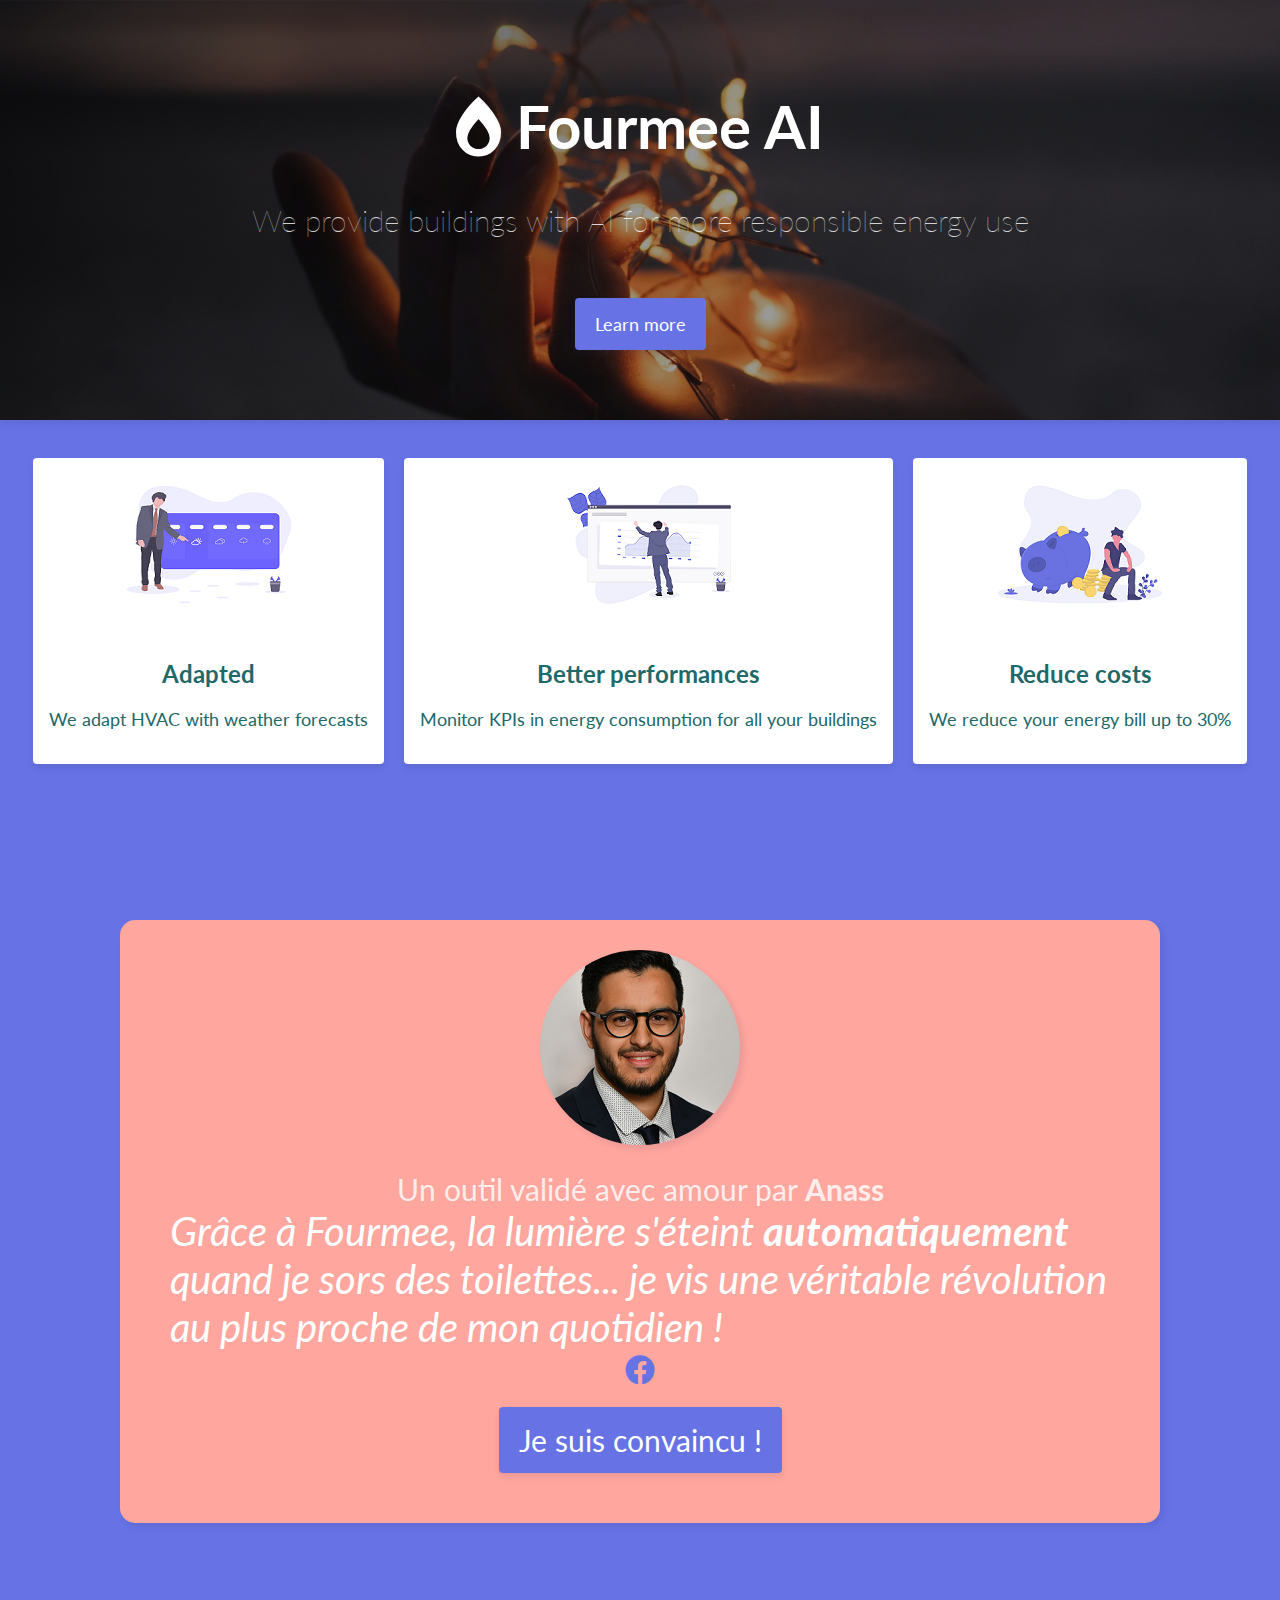
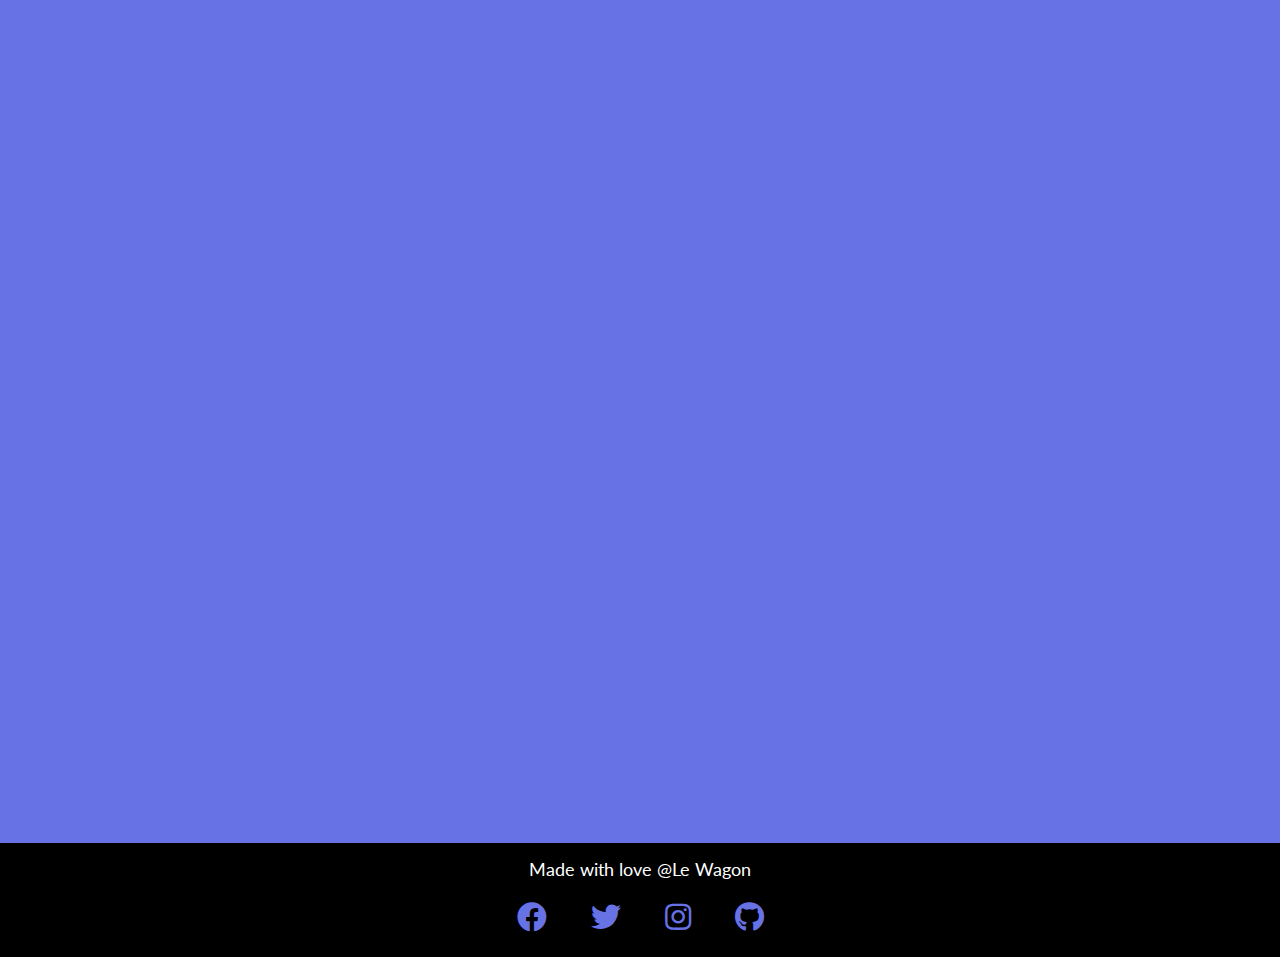
<file: index.html>
<!DOCTYPE html>
<html>
<head>
	<title>Artifical Intelligence to reduce energy consumption in buildings</title>
	<meta name="description" content="An artificial intelligence solution that monitors HVAC and lighting in Commercial Real Estate buildings, for energy savings up to 30%" />
	
	<link rel="stylesheet" href="https://use.fontawesome.com/releases/v5.3.1/css/all.css">
	<link href="https://fonts.googleapis.com/css?family=Lato:300,400,700" rel="stylesheet">
	<link rel="stylesheet" href="style.css">
	<meta charset="utf-8"></head>

	<!-- Ici ajouter les meta pour Facebook -->
<body>
    <div id="banner">
		<h1><i class="fas fa-burn"></i> Fourmee AI</h1>
		<p>We provide buildings with AI for more responsible energy use</p>
		<a class="btn-blue" href="#testify">Learn more</a>
	</div>

	<br>
	<div id="card-list">
		<div class="card">
			<img src="images/weather.png">
			<h2>Adapted</h2>
			<p>We adapt HVAC with weather forecasts</p>
		</div>
		<div class="card">
			<img src="images/performance.png">
			<h2>Better performances</h2>
			<p>Monitor KPIs in energy consumption for all your buildings</p>
		</div>
		<div class="card">
			<img src="images/affordable.png">
			<h2>Reduce costs</h2>
			<p>We reduce your energy bill up to 30%</p>
		</div>
	</div>

	<div  id="testify">
		<div class="card quote">
			<img src="images/anass.png" class="img-circle"><br>
			<div class="person">
				Un outil validé avec amour par <strong>Anass</strong>
			</div>	
			<div class="testimony">
				Grâce à Fourmee, la lumière s'éteint <strong>automatiquement</strong> quand je sors des toilettes... je vis une véritable révolution au plus proche de mon quotidien !
			</div>
			<div>
				<a style="font-size:30px" href="https://www.facebook.com/profile.php?id=100015024660989" target="_blank">
					<i class="fab fa-facebook"></i>
</a>
			</div>
			<div>
				<a class="btn-blue" href="#register">
				Je suis convaincu !</a>
			</div>
			</div>
		</div>
	</div>
	<div id="register">
<div class="typeform-widget typ-wdg" style="height:500px" data-url="https://martinchochod.typeform.com/to/IhsBMV"></div> <script> (function() { var qs,js,q,s,d=document, gi=d.getElementById, ce=d.createElement, gt=d.getElementsByTagName, id="typef_orm", b="https://embed.typeform.com/"; if(!gi.call(d,id)) { js=ce.call(d,"script"); js.id=id; js.src=b+"embed.js"; q=gt.call(d,"script")[0]; q.parentNode.insertBefore(js,q) } })() </script> 

</div>
	<div id="footer">
		<p> Made with love @Le Wagon</p>
		<ul class="aligned">
			<li class="logo">
				<a href="https://www.facebook.com/profile.php?id=100015024660989" target="_blank">
					<i class="fab fa-facebook"></i>
				</a>
			</li>
			<li class="logo">
				<a href="https://twitter.com/lebledart1">
					<i class="fab fa-twitter"></i>
				</a>
			</li>
			<li class="logo">
				<a href="https://www.instagram.com/anasofficiel_/?hl=fr">
					<i class="fab fa-instagram"></i>
				</a>
			</li>
			<li class="logo">
				<a href="https://github.com/mchochod">
					<i class="fab fa-github"></i>
				</a>
			</li>
		</ul>
	</div>
</body>
</html>
</file>
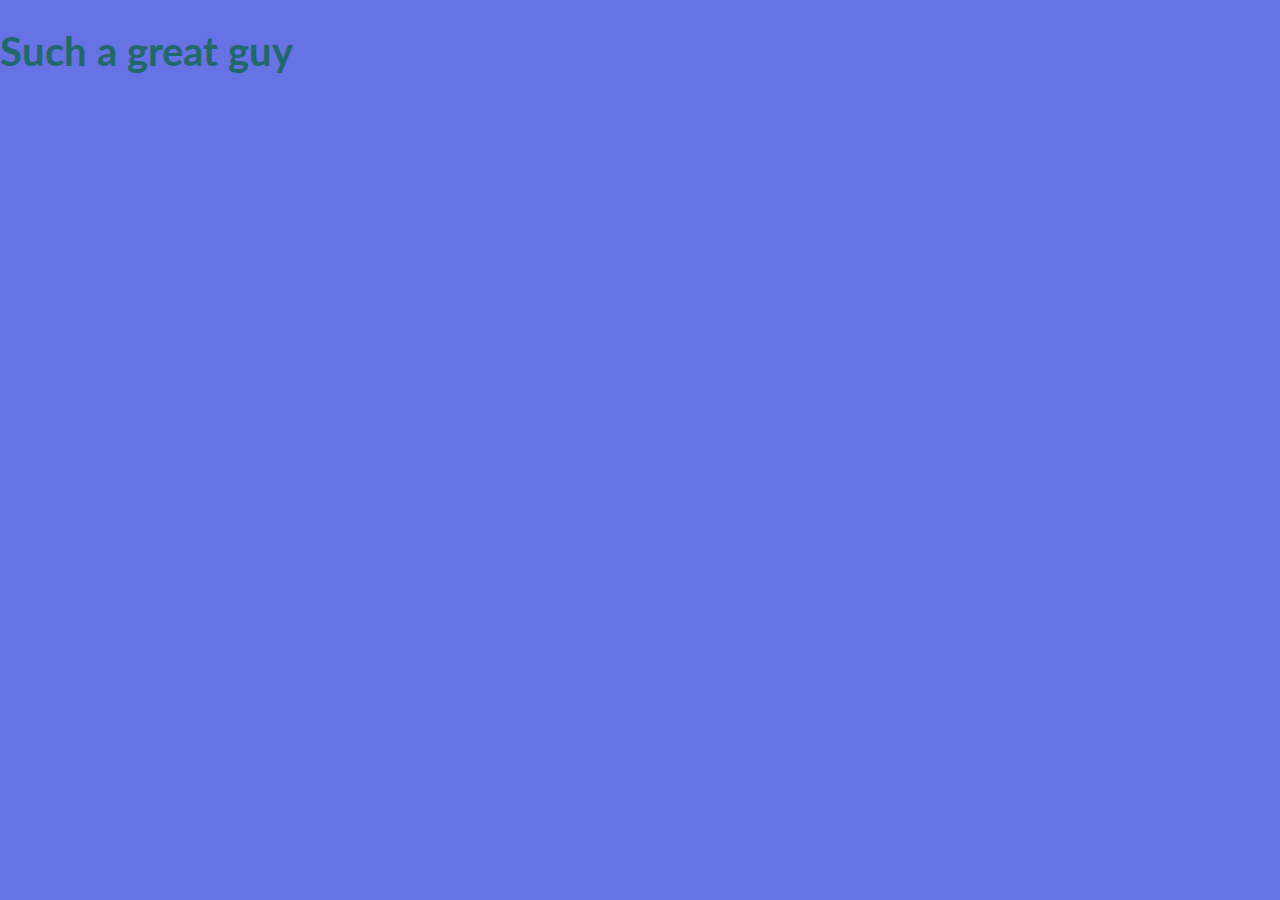
<file: anass.html>
<!DOCTYPE html>
<html>
<head>
	<title>Anass page</title>
	<link rel="stylesheet" href="https://use.fontawesome.com/releases/v5.3.1/css/all.css">
	<link href="https://fonts.googleapis.com/css?family=Lato:300,400,700" rel="stylesheet">
	<link rel="stylesheet" href="style.css">
	<meta charset="utf-8">
</head>
<body>
	<h1>Such a great guy</h1>
</body>
</html>
</file>
<file: style.css>
/* 
Rose #FFA69E
Vert pétant #6BF178
Marron #6D5A72
Bleu gris #216869
*/	
/*font-size: 30px;
line-height: 1.8;
letter-spacing: 1px;*/

body {
	margin: 0px auto;
	font-family: Lato, sans-serif;
	font-size:18px;
	background-color: #6772e5;
	color:	#216869;
}

h1,h2,h3 {
	font-weight: bold;
}
h1 {
	font-size: 40px;
}
h2 {
	font-size: 24px;
}

a{
	color:#6772e5;
	text-decoration:none;
}
a:hover{
	color:#FFA69E;
}

#banner{
	text-align: center;
	padding: 50px 0px;                             /* Internal space */
	background-image: linear-gradient(-225deg, rgba(0,0,0,0.8) 0%, rgba(0,0,0,0.4) 50%), url("images/hand.jpg");
	background-size: cover;
	background-position: center;  
	box-shadow: 0 4px 6px rgba(50,50,93,.11);
}


#banner h1 {
	font-size: 60px;  
	color: white;
	padding-bottom: 0px;
}

#banner p{
	color: white;
	opacity: 0.8;
	font-size: 30px;
	font-weight: lighter;
	margin-bottom: 40px;
}

.aligned li{
	display: inline;
	margin:10px;
	padding: 0px 8px;
}

.img-circle {
	border-radius: 50%;
}

.centered-div {
	width: 300px;     /* Fix the width first*/
	margin: 0px auto; /* Let CSS compute the same left & right margins automatically*/
}

.btn-blue {
   display: inline-block;
  color: white;
  background: #6772e5;
  box-shadow: 0 4px 6px rgba(50,50,93,.11);
  border-radius: 4px;
  padding: 15px 20px;
  margin: 20px auto;
}

.btn-blue:hover {
  background: #FFA69E;
  color: white;
}


#card-list{
	display:	flex;
	justify-content: center;
}


.card{
	background-color: white;
	border-radius: 4px;
	text-align: center;
	box-shadow: 0 4px 6px rgba(50,50,93,.11);
	padding: 16px;
	margin: 16px 10px;
}


.card img{
	margin-bottom: 20px;
}

#testify {
	margin: 20px auto;
	padding:20px;
}
.quote{
	padding:30px;
	margin:100px;
	background-color: #FFA69E;
	color:white;
	font-size:30px;
	box-shadow: 4px 4px 6px rgba(50,50,93,.11);
 	border-radius: 15px;
}

.quote img{
	box-shadow: 4px 4px 6px rgba(50,50,93,.11);
 	text-align:center;
}

.person{
	opacity: 0.8;

}
.testimony {
	margin-left: 20px;
	margin-right: 20px;
	text-align: left;
	font-size:40px;
	font-style:italic;
}


#footer {	
	background-color: black;
	padding: 5px;
	color: white;
	text-align: center;
}

#footer ul{
	padding-left: 0px;
}
#footer p{
	padding: 0px;
	margin: 10px;
}
.logo{
	font-size: 30px;
}

.typ-wdg {
	margin:150px auto;
	width:30%;
	height:500px;
	border-radius: 10px;
}
</file>
